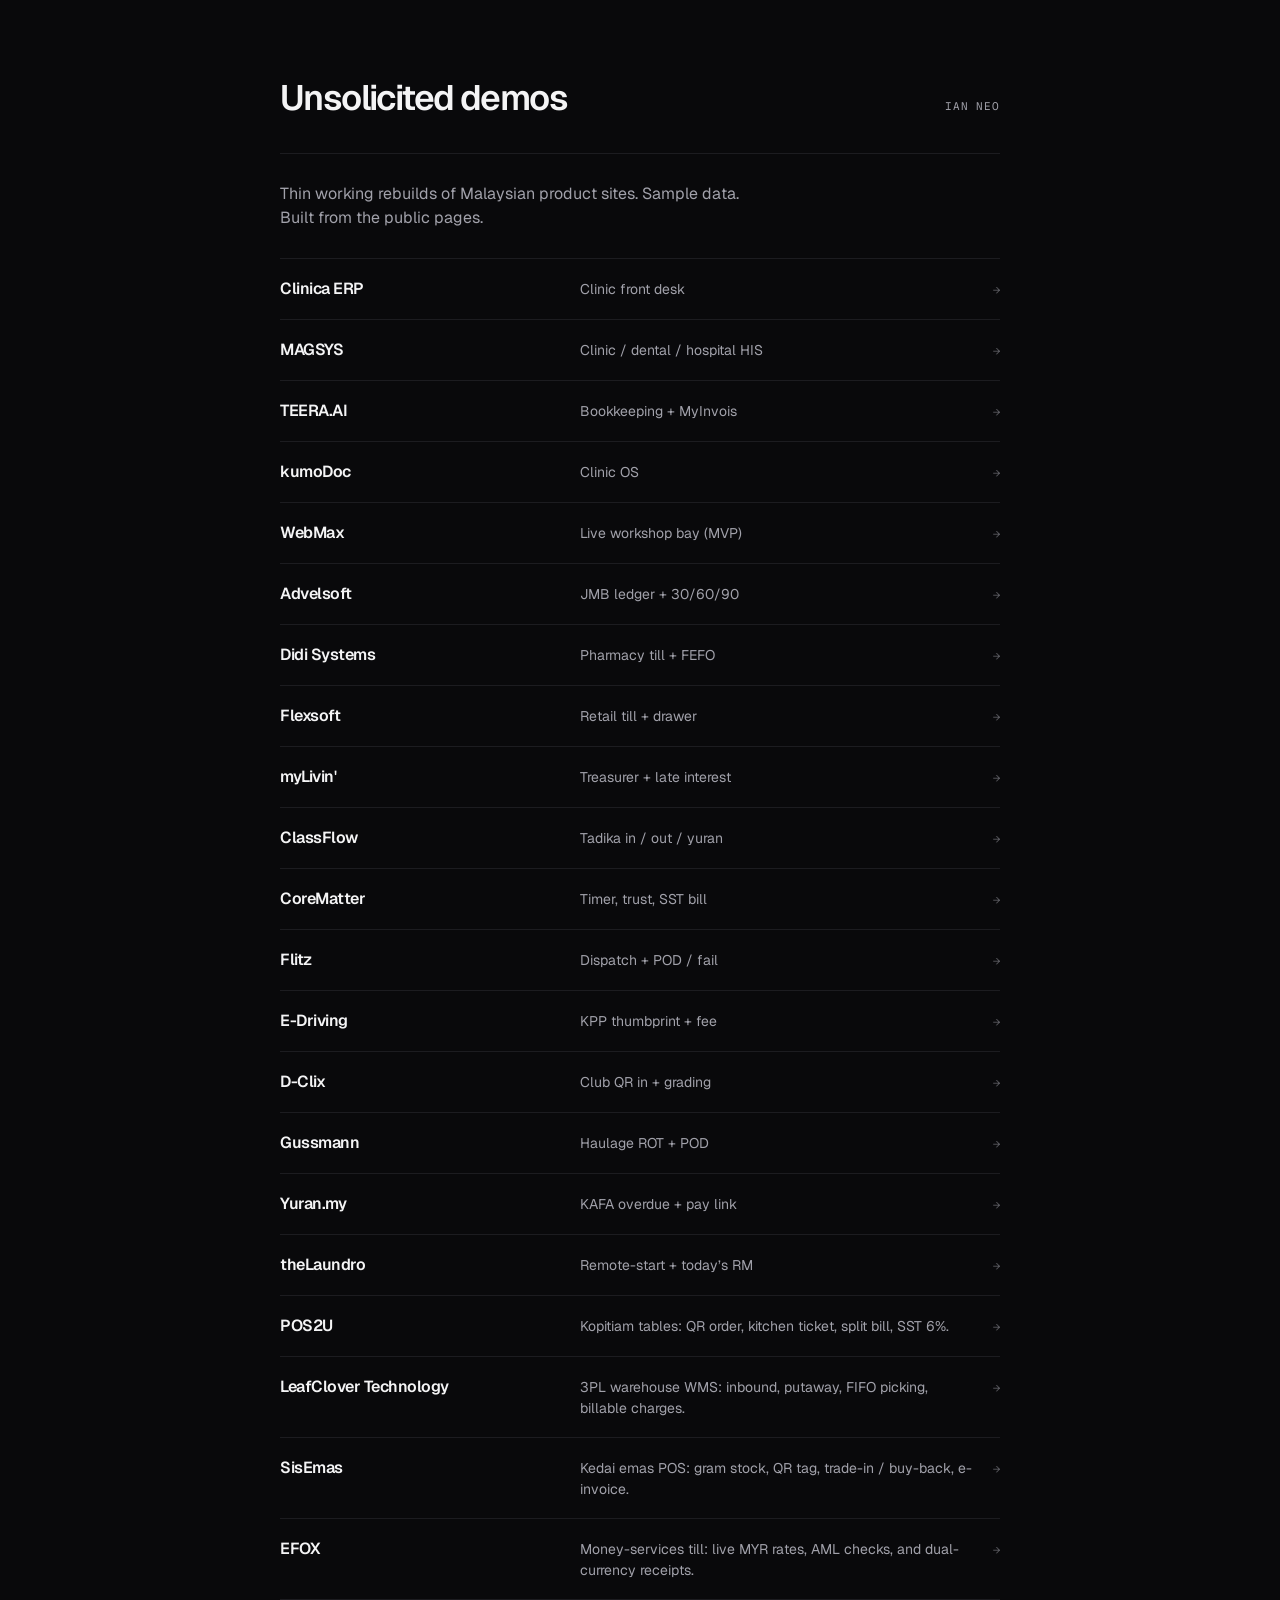
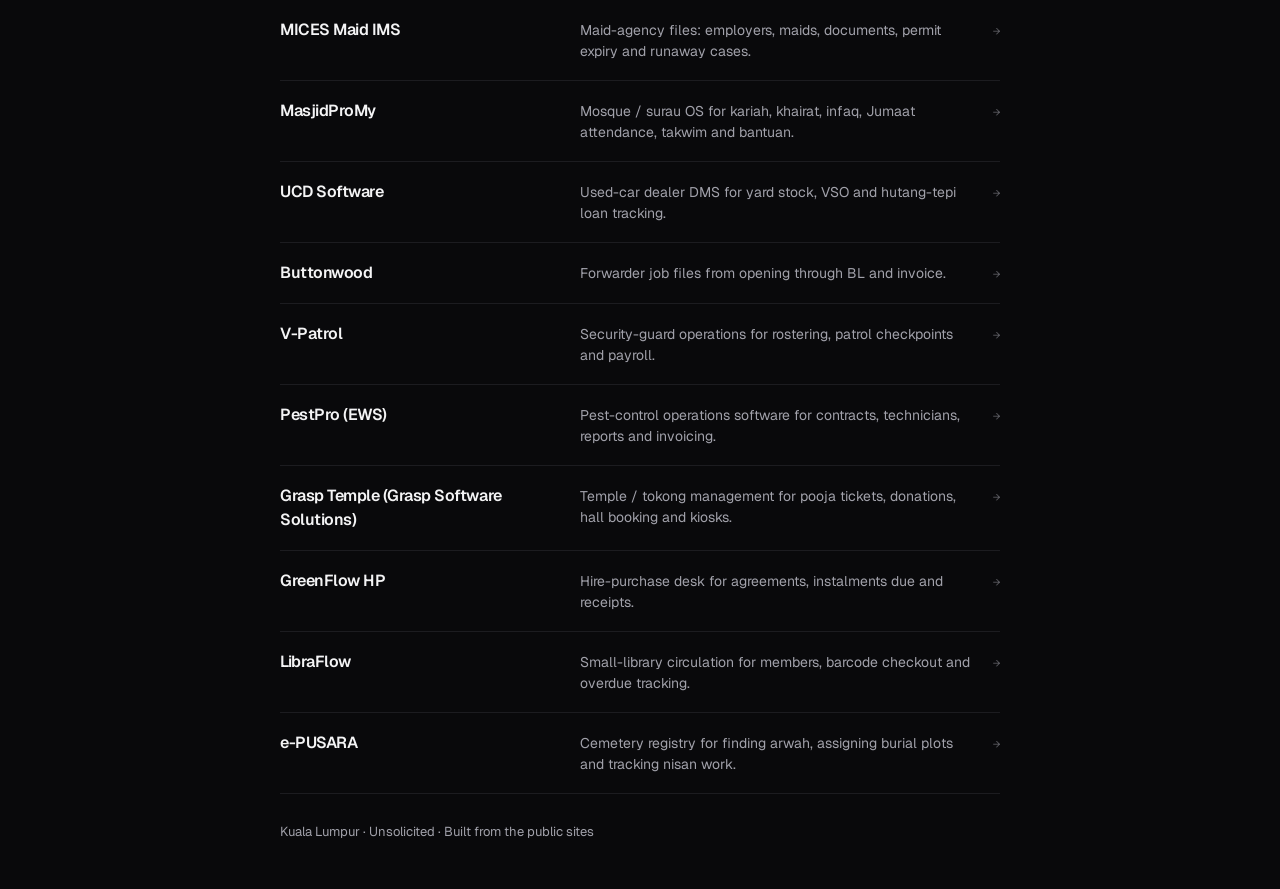
<file: index.html>
<!DOCTYPE html>
<html lang="en">
<head>
  <meta charset="utf-8">
  <meta name="viewport" content="width=device-width, initial-scale=1">
  <title>Unsolicited demos - Ian Neo</title>
  <link rel="preconnect" href="https://fonts.googleapis.com">
  <link rel="preconnect" href="https://fonts.gstatic.com" crossorigin>
  <link href="https://fonts.googleapis.com/css2?family=Geist+Mono:wght@400;500&family=Geist:wght@400;500;600;700&display=swap" rel="stylesheet">
  <style>
    :root {
      --bg: #09090b;
      --ink: #f4f4f5;
      --muted: #a1a1aa;
      --line: #1c1c20;
      --accent: #a1a1aa;
      --sans: "Geist", "Segoe UI", ui-sans-serif, system-ui, sans-serif;
      --mono: "Geist Mono", ui-monospace, "SF Mono", Menlo, monospace;
    }
    * { box-sizing: border-box; margin: 0; padding: 0; }
    body {
      font-family: var(--sans);
      background: var(--bg);
      color: var(--ink);
      font-size: 16px;
      line-height: 1.5;
      -webkit-font-smoothing: antialiased;
      min-height: 100vh;
    }
    .wrap { width: min(720px, calc(100% - 40px)); margin: 0 auto; }
    header {
      display: flex;
      justify-content: space-between;
      align-items: baseline;
      gap: 16px;
      padding: 72px 0 28px;
      border-bottom: 1px solid var(--line);
    }
    h1 {
      font-size: clamp(1.6rem, 4vw, 2.2rem);
      font-weight: 600;
      letter-spacing: -0.045em;
    }
    .who {
      font-family: var(--mono);
      font-size: 11px;
      letter-spacing: 0.08em;
      text-transform: uppercase;
      color: var(--muted);
    }
    .lede {
      padding: 28px 0 8px;
      color: var(--muted);
      max-width: 42ch;
    }
    ol { list-style: none; margin-top: 20px; }
    li { border-top: 1px solid var(--line); }
    li:last-child { border-bottom: 1px solid var(--line); }
    a.row {
      display: grid;
      grid-template-columns: minmax(120px, 1fr) minmax(140px, 1.4fr) auto;
      gap: 12px 20px;
      align-items: baseline;
      padding: 18px 0;
      text-decoration: none;
      color: inherit;
    }
    a.row:hover .name { color: #fff; }
    a.row:hover .go { opacity: 1; }
    .name {
      font-weight: 600;
      letter-spacing: -0.03em;
    }
    .desc { color: var(--muted); font-size: 14px; }
    .go {
      font-family: var(--mono);
      font-size: 12px;
      color: var(--muted);
      opacity: 0.5;
    }
    footer {
      padding: 28px 0 48px;
      font-size: 13px;
      color: var(--muted);
    }
    @media (max-width: 560px) {
      header { padding-top: 48px; }
      a.row { grid-template-columns: 1fr auto; }
      .desc { grid-column: 1; }
    }
  </style>
</head>
<body>
  <div class="wrap">
    <header>
      <h1>Unsolicited demos</h1>
      <p class="who">Ian Neo</p>
    </header>
    <p class="lede">Thin working rebuilds of Malaysian product sites. Sample data. Built from the public pages.</p>
    <ol>
      <li><a class="row" href="clinica/"><span class="name">Clinica ERP</span><span class="desc">Clinic front desk</span><span class="go">→</span></a></li>
      <li><a class="row" href="magsys/"><span class="name">MAGSYS</span><span class="desc">Clinic / dental / hospital HIS</span><span class="go">→</span></a></li>
      <li><a class="row" href="teera/"><span class="name">TEERA.AI</span><span class="desc">Bookkeeping + MyInvois</span><span class="go">→</span></a></li>
      <li><a class="row" href="kumodoc/"><span class="name">kumoDoc</span><span class="desc">Clinic OS</span><span class="go">→</span></a></li>
      <li><a class="row" href="webmax/"><span class="name">WebMax</span><span class="desc">Live workshop bay (MVP)</span><span class="go">→</span></a></li>
      <li><a class="row" href="advelsoft/"><span class="name">Advelsoft</span><span class="desc">JMB ledger + 30/60/90</span><span class="go">→</span></a></li>
      <li><a class="row" href="didi/"><span class="name">Didi Systems</span><span class="desc">Pharmacy till + FEFO</span><span class="go">→</span></a></li>
      <li><a class="row" href="flexsoft/"><span class="name">Flexsoft</span><span class="desc">Retail till + drawer</span><span class="go">→</span></a></li>
      <li><a class="row" href="mylivin/"><span class="name">myLivin'</span><span class="desc">Treasurer + late interest</span><span class="go">→</span></a></li>
      <li><a class="row" href="classflow/"><span class="name">ClassFlow</span><span class="desc">Tadika in / out / yuran</span><span class="go">→</span></a></li>
      <li><a class="row" href="corematter/"><span class="name">CoreMatter</span><span class="desc">Timer, trust, SST bill</span><span class="go">→</span></a></li>
      <li><a class="row" href="flitz/"><span class="name">Flitz</span><span class="desc">Dispatch + POD / fail</span><span class="go">→</span></a></li>
      <li><a class="row" href="edriving/"><span class="name">E-Driving</span><span class="desc">KPP thumbprint + fee</span><span class="go">→</span></a></li>
      <li><a class="row" href="dclix/"><span class="name">D-Clix</span><span class="desc">Club QR in + grading</span><span class="go">→</span></a></li>
      <li><a class="row" href="gussmann/"><span class="name">Gussmann</span><span class="desc">Haulage ROT + POD</span><span class="go">→</span></a></li>
      <li><a class="row" href="yuran/"><span class="name">Yuran.my</span><span class="desc">KAFA overdue + pay link</span><span class="go">→</span></a></li>
      <li><a class="row" href="thelaundro/"><span class="name">theLaundro</span><span class="desc">Remote-start + today’s RM</span><span class="go">→</span></a></li>
      <li><a class="row" href="pos2u/"><span class="name">POS2U</span><span class="desc">Kopitiam tables: QR order, kitchen ticket, split bill, SST 6%.</span><span class="go">→</span></a></li>
      <li><a class="row" href="leafclover/"><span class="name">LeafClover Technology</span><span class="desc">3PL warehouse WMS: inbound, putaway, FIFO picking, billable charges.</span><span class="go">→</span></a></li>
      <li><a class="row" href="sisemas/"><span class="name">SisEmas</span><span class="desc">Kedai emas POS: gram stock, QR tag, trade-in / buy-back, e-invoice.</span><span class="go">→</span></a></li>
      <li><a class="row" href="efox/"><span class="name">EFOX</span><span class="desc">Money-services till: live MYR rates, AML checks, and dual-currency receipts.</span><span class="go">→</span></a></li>
      <li><a class="row" href="maid/"><span class="name">MICES Maid IMS</span><span class="desc">Maid-agency files: employers, maids, documents, permit expiry and runaway cases.</span><span class="go">→</span></a></li>
      <li><a class="row" href="masjidpro/"><span class="name">MasjidProMy</span><span class="desc">Mosque / surau OS for kariah, khairat, infaq, Jumaat attendance, takwim and bantuan.</span><span class="go">→</span></a></li>
      <li><a class="row" href="ucd/"><span class="name">UCD Software</span><span class="desc">Used-car dealer DMS for yard stock, VSO and hutang-tepi loan tracking.</span><span class="go">→</span></a></li>
      <li><a class="row" href="buttonwood/"><span class="name">Buttonwood</span><span class="desc">Forwarder job files from opening through BL and invoice.</span><span class="go">→</span></a></li>
      <li><a class="row" href="vpatrol/"><span class="name">V-Patrol</span><span class="desc">Security-guard operations for rostering, patrol checkpoints and payroll.</span><span class="go">→</span></a></li>
      <li><a class="row" href="pestpro/"><span class="name">PestPro (EWS)</span><span class="desc">Pest-control operations software for contracts, technicians, reports and invoicing.</span><span class="go">→</span></a></li>
      <li><a class="row" href="grasp/"><span class="name">Grasp Temple (Grasp Software Solutions)</span><span class="desc">Temple / tokong management for pooja tickets, donations, hall booking and kiosks.</span><span class="go">→</span></a></li>
      <li><a class="row" href="greenflow/"><span class="name">GreenFlow HP</span><span class="desc">Hire-purchase desk for agreements, instalments due and receipts.</span><span class="go">→</span></a></li>
      <li><a class="row" href="libraflow/"><span class="name">LibraFlow</span><span class="desc">Small-library circulation for members, barcode checkout and overdue tracking.</span><span class="go">→</span></a></li>
      <li><a class="row" href="epusara/"><span class="name">e-PUSARA</span><span class="desc">Cemetery registry for finding arwah, assigning burial plots and tracking nisan work.</span><span class="go">→</span></a></li>
    </ol>
    <footer>Kuala Lumpur · Unsolicited · Built from the public sites</footer>
  </div>
</body>
</html>
</file>
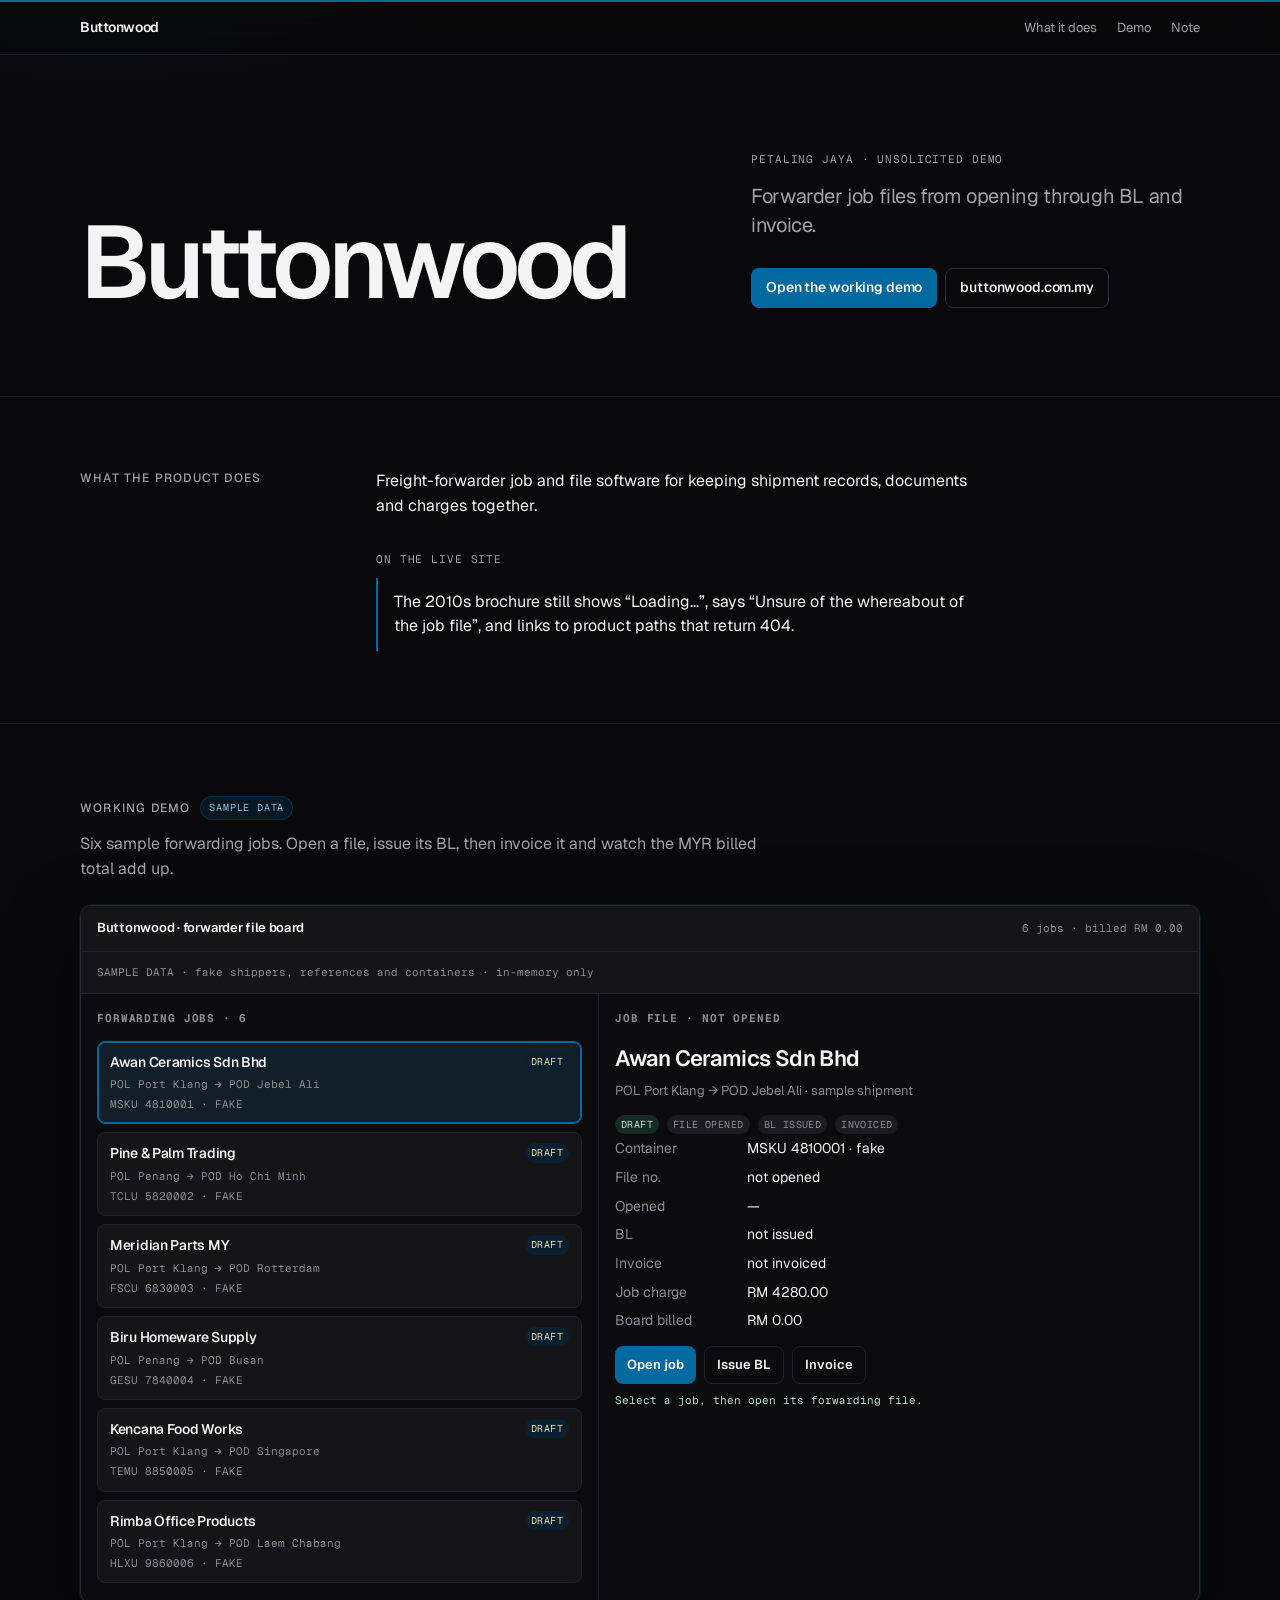
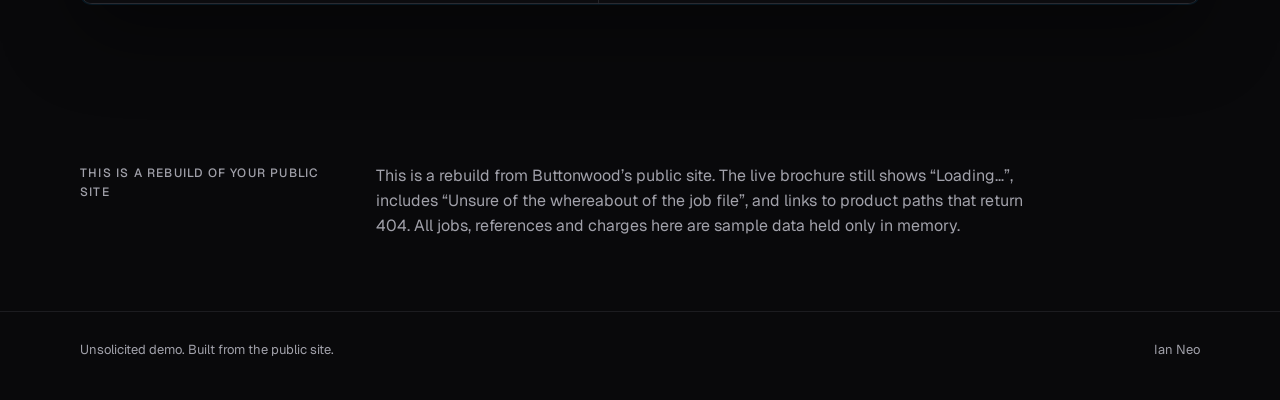
<file: buttonwood/index.html>
<!DOCTYPE html>
<html lang="en">
<head>
  <meta charset="utf-8">
  <meta name="viewport" content="width=device-width, initial-scale=1">
  <title>Unsolicited demo</title>
  <link rel="preconnect" href="https://fonts.googleapis.com">
  <link rel="preconnect" href="https://fonts.gstatic.com" crossorigin>
  <link href="https://fonts.googleapis.com/css2?family=Geist+Mono:wght@400;500&family=Geist:wght@400;500;600;700&display=swap" rel="stylesheet">
  <link rel="stylesheet" href="../shared/css/style.css">
</head>
<body>
  <div class="accent-bar" aria-hidden="true"></div>
  <header class="top">
    <div class="wrap top-inner">
      <a class="mark" href="#top" id="brand">Demo</a>
      <nav>
        <a href="#what">What it does</a>
        <a href="#demo">Demo</a>
        <a href="#note">Note</a>
      </nav>
    </div>
  </header>

  <main>
    <section class="hero" id="top">
      <div class="wrap hero-grid">
        <h1 id="name"></h1>
        <div class="hero-side">
          <p class="eyebrow" id="eyebrow"></p>
          <p class="lede" id="oneliner"></p>
          <div class="hero-actions">
            <a class="btn primary" href="#demo">Open the working demo</a>
            <a class="btn ghost" id="original" target="_blank" rel="noopener noreferrer">Public site</a>
          </div>
        </div>
      </div>
    </section>

    <section class="what" id="what">
      <div class="wrap split">
        <h2>What the product does</h2>
        <div class="what-body">
          <p id="sells"></p>
          <p class="problem-label">On the live site</p>
          <p class="problem" id="problem"></p>
        </div>
      </div>
    </section>

    <section class="demo-sec" id="demo">
      <div class="wrap">
        <div class="demo-head">
          <h2>Working demo</h2>
          <span class="badge">Sample data</span>
        </div>
        <p class="demo-lead" id="demoLead"></p>
        <div class="demo-frame">
          <div class="shell" id="demo-root"></div>
        </div>
      </div>
    </section>

    <section class="note" id="note">
      <div class="wrap split">
        <h2>This is a rebuild of your public site</h2>
        <p id="noteBody"></p>
      </div>
    </section>
  </main>

  <footer>
    <div class="wrap foot">
      <p>Unsolicited demo. Built from the public site.</p>
      <p>Ian Neo</p>
    </div>
  </footer>

  <noscript>
    <p class="wrap">This page needs JavaScript for the demo. Open it in a browser with JS on.</p>
  </noscript>

  <script src="js/config.js"></script>
  <script src="../shared/js/desk.js"></script>
  <script src="js/demo.js"></script>
  <script src="../shared/js/app.js"></script>
</body>
</html>
</file>
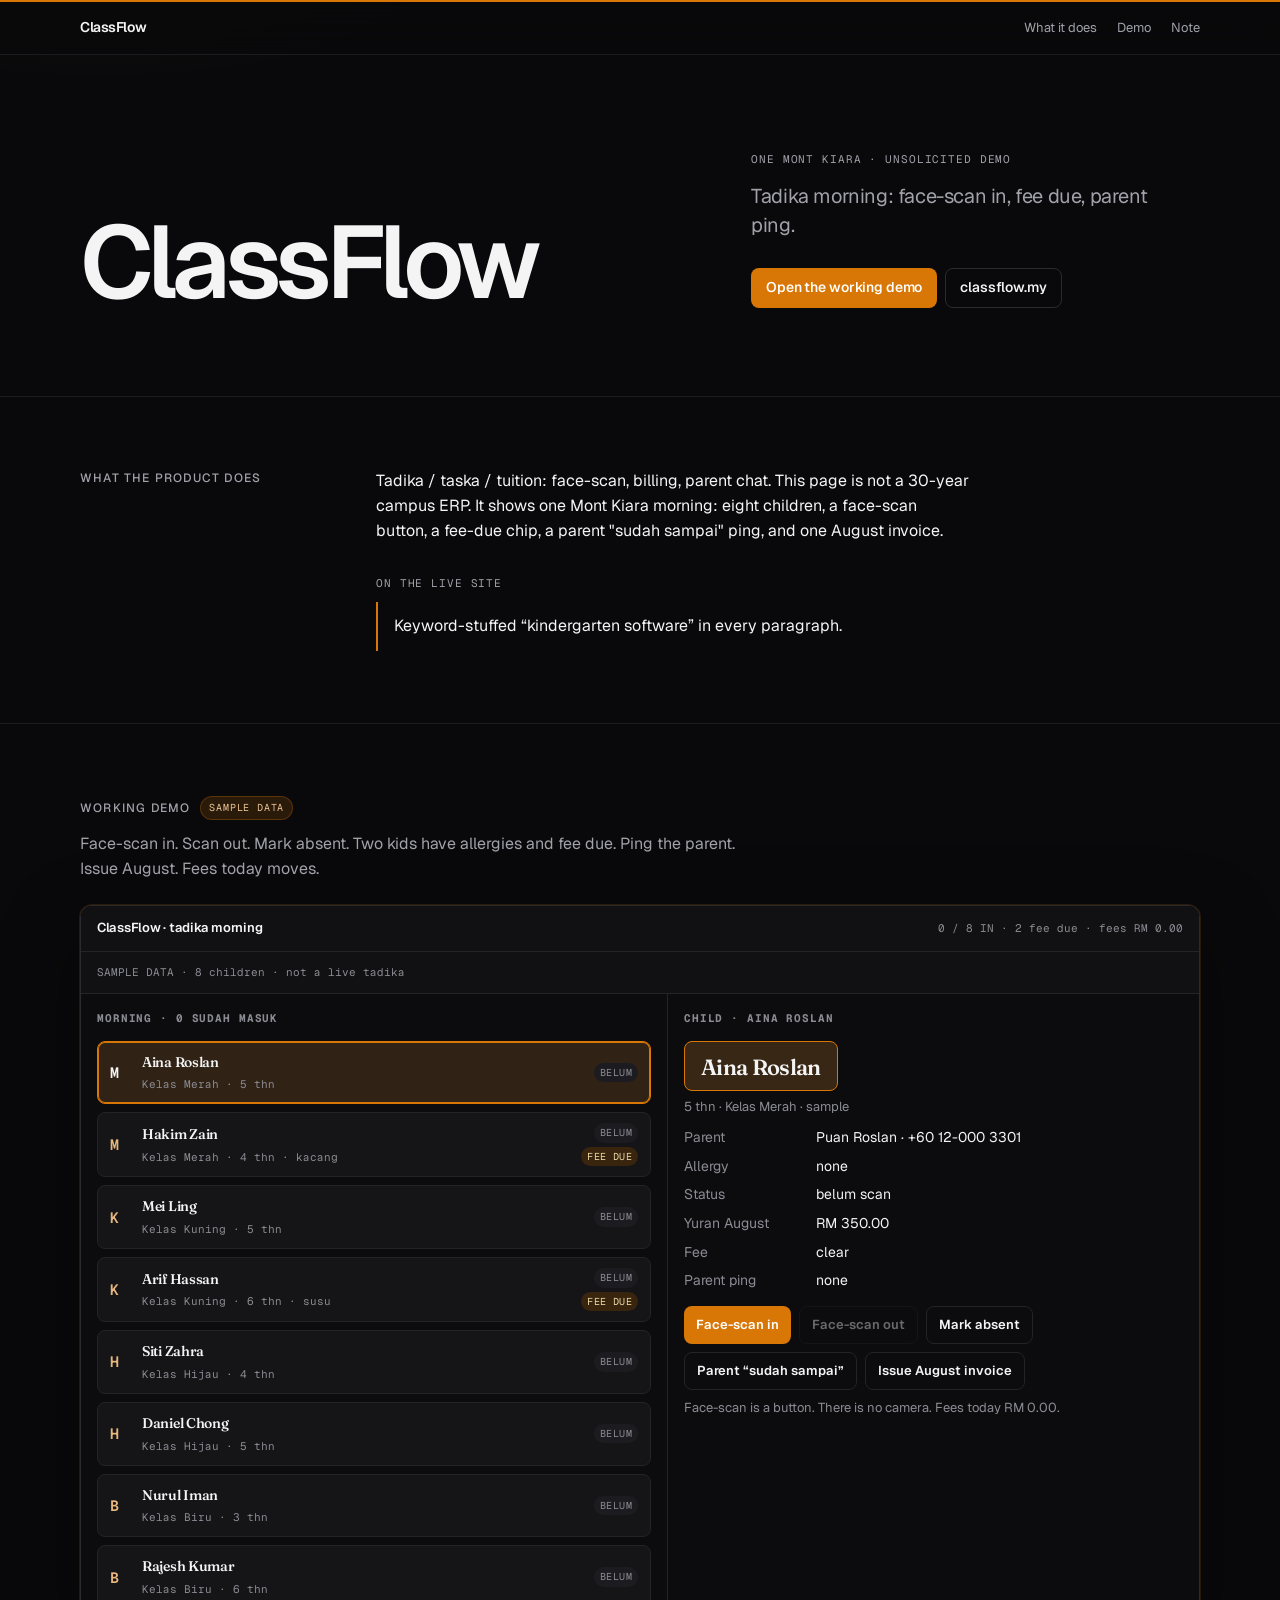
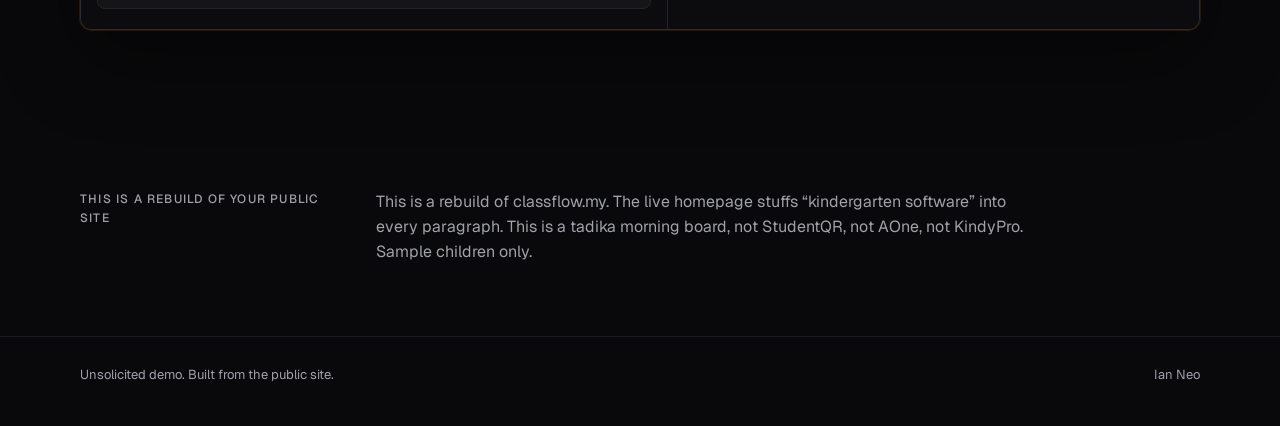
<file: classflow/index.html>
<!DOCTYPE html>
<html lang="en">
<head>
  <meta charset="utf-8">
  <meta name="viewport" content="width=device-width, initial-scale=1">
  <title>Unsolicited demo</title>
  <link rel="preconnect" href="https://fonts.googleapis.com">
  <link rel="preconnect" href="https://fonts.gstatic.com" crossorigin>
  <link href="https://fonts.googleapis.com/css2?family=Geist+Mono:wght@400;500&family=Geist:wght@400;500;600;700&display=swap" rel="stylesheet">
  <link rel="stylesheet" href="../shared/css/style.css">
</head>
<body>
  <div class="accent-bar" aria-hidden="true"></div>
  <header class="top">
    <div class="wrap top-inner">
      <a class="mark" href="#top" id="brand">Demo</a>
      <nav>
        <a href="#what">What it does</a>
        <a href="#demo">Demo</a>
        <a href="#note">Note</a>
      </nav>
    </div>
  </header>

  <main>
    <section class="hero" id="top">
      <div class="wrap hero-grid">
        <h1 id="name"></h1>
        <div class="hero-side">
          <p class="eyebrow" id="eyebrow"></p>
          <p class="lede" id="oneliner"></p>
          <div class="hero-actions">
            <a class="btn primary" href="#demo">Open the working demo</a>
            <a class="btn ghost" id="original" target="_blank" rel="noopener noreferrer">Public site</a>
          </div>
        </div>
      </div>
    </section>

    <section class="what" id="what">
      <div class="wrap split">
        <h2>What the product does</h2>
        <div class="what-body">
          <p id="sells"></p>
          <p class="problem-label">On the live site</p>
          <p class="problem" id="problem"></p>
        </div>
      </div>
    </section>

    <section class="demo-sec" id="demo">
      <div class="wrap">
        <div class="demo-head">
          <h2>Working demo</h2>
          <span class="badge">Sample data</span>
        </div>
        <p class="demo-lead" id="demoLead"></p>
        <div class="demo-frame">
          <div class="shell" id="demo-root"></div>
        </div>
      </div>
    </section>

    <section class="note" id="note">
      <div class="wrap split">
        <h2>This is a rebuild of your public site</h2>
        <p id="noteBody"></p>
      </div>
    </section>
  </main>

  <footer>
    <div class="wrap foot">
      <p>Unsolicited demo. Built from the public site.</p>
      <p>Ian Neo</p>
    </div>
  </footer>

  <noscript>
    <p class="wrap">This page needs JavaScript for the demo. Open it in a browser with JS on.</p>
  </noscript>

  <script src="js/config.js"></script>
  <script src="js/demo.js"></script>
  <script src="../shared/js/app.js"></script>
</body>
</html>
</file>
<file: shared/css/style.css>
:root {
  --bg: #09090b;
  --ink: #f4f4f5;
  --muted: #a1a1aa;
  --line: #1c1c20;
  --line-strong: #2a2a30;
  --card: #111114;
  --accent: #2f6f6a;
  --accent-ink: #fff;
  --shell: #0c0c0f;
  --shell-ink: #f4f4f5;
  --shell-muted: #8b8b93;
  --shell-line: #232328;
  --shell-lift: #151518;
  --danger: #e06b56;
  --ok: #3d9a74;
  --sans: "Geist", "Segoe UI", ui-sans-serif, system-ui, sans-serif;
  --mono: "Geist Mono", "IBM Plex Mono", ui-monospace, "SF Mono", Menlo, monospace;
  --r: 8px;
  --r-lg: 12px;
}

* { box-sizing: border-box; margin: 0; padding: 0; }

html { scroll-behavior: smooth; }

body {
  font-family: var(--sans);
  background:
    radial-gradient(920px 520px at 8% -12%, color-mix(in srgb, var(--accent) 18%, transparent), transparent 62%),
    var(--bg);
  color: var(--ink);
  font-size: 16px;
  line-height: 1.55;
  -webkit-font-smoothing: antialiased;
  font-feature-settings: "ss01" on, "cv11" on;
}

::selection {
  background: color-mix(in srgb, var(--accent) 42%, #000);
  color: var(--ink);
}

a { color: inherit; }

.accent-bar {
  height: 2px;
  background: var(--accent);
}

.wrap {
  width: min(1120px, calc(100% - 48px));
  margin: 0 auto;
}

.top {
  position: sticky;
  top: 0;
  z-index: 10;
  background: color-mix(in srgb, var(--bg) 72%, transparent);
  backdrop-filter: blur(16px) saturate(1.2);
  border-bottom: 1px solid var(--line);
}

.top-inner {
  display: flex;
  align-items: center;
  justify-content: space-between;
  min-height: 52px;
  gap: 16px;
}

.mark {
  font-weight: 600;
  font-size: 14px;
  letter-spacing: -0.03em;
  text-decoration: none;
}

nav { display: flex; gap: 20px; }

nav a {
  font-size: 13px;
  color: var(--muted);
  text-decoration: none;
}

nav a:hover { color: var(--ink); }

.hero {
  padding: 96px 0 88px;
  border-bottom: 1px solid var(--line);
}

.hero-grid {
  display: grid;
  grid-template-columns: minmax(0, 1.15fr) minmax(240px, 0.85fr);
  gap: 48px 64px;
  align-items: end;
}

.hero h1 {
  font-size: clamp(3.2rem, 9vw, 6.4rem);
  font-weight: 600;
  letter-spacing: -0.055em;
  line-height: 0.9;
}

.eyebrow {
  font-family: var(--mono);
  font-size: 11px;
  letter-spacing: 0.08em;
  text-transform: uppercase;
  color: var(--muted);
  margin-bottom: 14px;
}

.lede {
  font-size: clamp(1.05rem, 2vw, 1.25rem);
  max-width: 34ch;
  color: var(--muted);
  letter-spacing: -0.02em;
  line-height: 1.45;
}

.hero-actions {
  display: flex;
  flex-wrap: wrap;
  gap: 8px;
  margin-top: 28px;
}

.btn {
  display: inline-flex;
  align-items: center;
  justify-content: center;
  min-height: 40px;
  padding: 0 14px;
  border-radius: var(--r);
  font: inherit;
  font-size: 14px;
  font-weight: 550;
  letter-spacing: -0.01em;
  text-decoration: none;
  border: 1px solid transparent;
  cursor: pointer;
}

.btn.primary {
  background: var(--accent);
  color: var(--accent-ink);
}

.btn.ghost {
  background: transparent;
  border-color: var(--line-strong);
  color: var(--ink);
}

.btn:hover { filter: brightness(1.08); }
.btn.ghost:hover { border-color: color-mix(in srgb, var(--ink) 28%, var(--line-strong)); }

.what,
.note {
  padding: 72px 0;
  border-bottom: 1px solid var(--line);
}

.split {
  display: grid;
  grid-template-columns: minmax(160px, 240px) 1fr;
  gap: 32px 56px;
}

.what h2,
.demo-head h2,
.note h2 {
  font-size: 12px;
  font-weight: 500;
  letter-spacing: 0.1em;
  text-transform: uppercase;
  color: var(--muted);
}

.what-body p { max-width: 54ch; }

.problem-label {
  margin-top: 32px;
  font-family: var(--mono);
  font-size: 11px;
  letter-spacing: 0.08em;
  text-transform: uppercase;
  color: var(--muted);
}

.problem {
  margin-top: 10px;
  padding: 12px 0 12px 16px;
  border-left: 2px solid var(--accent);
  max-width: 54ch;
  color: var(--ink);
}

.demo-sec { padding: 72px 0 88px; }

.demo-head {
  display: flex;
  align-items: center;
  gap: 10px;
  margin-bottom: 12px;
}

.badge {
  font-family: var(--mono);
  font-size: 10px;
  letter-spacing: 0.08em;
  text-transform: uppercase;
  padding: 3px 8px;
  border-radius: 999px;
  background: color-mix(in srgb, var(--accent) 16%, transparent);
  color: color-mix(in srgb, var(--accent) 40%, var(--ink));
  border: 1px solid color-mix(in srgb, var(--accent) 28%, transparent);
}

.demo-lead {
  color: var(--muted);
  max-width: 62ch;
  margin-bottom: 24px;
}

.demo-frame {
  border: 1px solid var(--line-strong);
  border-radius: var(--r-lg);
  background: var(--shell);
  overflow: hidden;
  box-shadow:
    0 0 0 1px color-mix(in srgb, var(--accent) 16%, transparent),
    0 28px 80px rgba(0, 0, 0, 0.42);
}

/* product shell */
.shell {
  background: var(--shell);
  color: var(--shell-ink);
}

.shell-bar {
  display: flex;
  align-items: center;
  justify-content: space-between;
  gap: 12px;
  flex-wrap: wrap;
  padding: 12px 16px;
  border-bottom: 1px solid var(--shell-line);
  background: var(--shell-lift);
}

.shell-title {
  font-size: 13px;
  font-weight: 600;
  letter-spacing: -0.02em;
}

.shell-hint {
  font-family: var(--mono);
  font-size: 11px;
  color: var(--shell-muted);
}

.shell-grid { display: grid; }
.shell-grid.cols-3 { grid-template-columns: 1fr 1fr 1fr; }
.shell-grid.cols-2 { grid-template-columns: 1.15fr 0.85fr; }
.shell-grid.desk-2 { grid-template-columns: minmax(240px, 0.95fr) minmax(260px, 1.1fr); }
.shell-grid.desk-3 { grid-template-columns: minmax(230px, 1.05fr) minmax(220px, 0.95fr) minmax(180px, 0.8fr); }

.desk-grow { flex: 1; min-width: 0; }
.desk-chips { display: flex; flex-direction: column; align-items: flex-end; gap: 4px; }
.desk-sub { font-size: 13px; color: var(--shell-muted); margin-bottom: 10px; }
.desk-kv {
  display: grid;
  grid-template-columns: 7.5rem 1fr;
  gap: 7px 12px;
  font-size: 14px;
  margin: 4px 0 12px;
}
.desk-kv .k { color: var(--shell-muted); }
.desk-flash {
  margin-top: 8px;
  font-family: var(--mono);
  font-size: 11px;
  color: #b7e0cc;
}
.desk-map {
  display: grid;
  grid-template-columns: repeat(4, 1fr);
  gap: 6px;
  margin-top: 8px;
}
.desk-cell {
  min-height: 40px;
  border: 1px solid var(--shell-line);
  border-radius: var(--r);
  background: var(--shell-lift);
  color: var(--shell-muted);
  font: inherit;
  font-family: var(--mono);
  font-size: 11px;
  cursor: pointer;
}
.desk-cell.has { color: var(--shell-ink); }
.desk-cell.on { border-color: var(--accent); }
.desk-cell.pod { color: #b7e0cc; }
.desk-cell:disabled { cursor: default; opacity: 0.5; }

.panel {
  padding: 16px 16px 20px;
  border-right: 1px solid var(--shell-line);
  min-height: 320px;
  min-width: 0;
}

.panel:last-child { border-right: none; }

.panel h3 {
  font-family: var(--mono);
  font-size: 11px;
  letter-spacing: 0.08em;
  text-transform: uppercase;
  color: var(--shell-muted);
  margin-bottom: 14px;
}

.list { display: flex; flex-direction: column; gap: 8px; }

.ticket {
  display: flex;
  align-items: flex-start;
  justify-content: space-between;
  gap: 10px;
  width: 100%;
  text-align: left;
  background: var(--shell-lift);
  border: 1px solid var(--shell-line);
  color: var(--shell-ink);
  border-radius: var(--r);
  padding: 10px 12px;
  font: inherit;
  font-size: 14px;
  cursor: pointer;
}

.ticket:hover {
  border-color: color-mix(in srgb, var(--accent) 45%, var(--shell-line));
  background: color-mix(in srgb, var(--accent) 6%, var(--shell-lift));
}

.ticket.on {
  border-color: var(--accent);
  background: color-mix(in srgb, var(--accent) 12%, var(--shell-lift));
  box-shadow: inset 0 0 0 1px var(--accent);
}

.ticket .who { font-weight: 550; letter-spacing: -0.02em; }
.ticket .meta {
  font-family: var(--mono);
  font-size: 11px;
  color: var(--shell-muted);
  margin-top: 3px;
}

.tag {
  font-family: var(--mono);
  font-size: 10px;
  letter-spacing: 0.04em;
  text-transform: uppercase;
  padding: 2px 6px;
  border-radius: 999px;
  background: #1c1c20;
  color: var(--shell-muted);
  white-space: nowrap;
}

.tag.ok { background: color-mix(in srgb, var(--ok) 22%, #0c0c0f); color: #b7e0cc; }
.tag.warn { background: color-mix(in srgb, var(--accent) 22%, #0c0c0f); color: #e8d9a8; }
.tag.gone { opacity: 0.55; }

.row {
  display: flex;
  gap: 8px;
  align-items: center;
  margin-top: 12px;
}

.field {
  flex: 1;
  min-width: 0;
  background: #08080a;
  border: 1px solid var(--shell-line);
  color: var(--shell-ink);
  border-radius: var(--r);
  padding: 8px 10px;
  font: inherit;
  font-size: 14px;
}

.field:focus {
  outline: none;
  border-color: var(--accent);
  box-shadow: 0 0 0 3px color-mix(in srgb, var(--accent) 22%, transparent);
}

textarea.field {
  width: 100%;
  min-height: 72px;
  resize: vertical;
  margin-bottom: 8px;
}

label.lbl {
  display: block;
  font-family: var(--mono);
  font-size: 11px;
  color: var(--shell-muted);
  margin: 10px 0 6px;
}

.btn-sm {
  background: var(--accent);
  color: var(--accent-ink);
  border: none;
  border-radius: var(--r);
  padding: 8px 12px;
  font: inherit;
  font-size: 13px;
  font-weight: 600;
  cursor: pointer;
  white-space: nowrap;
}

.btn-sm.ghost {
  background: transparent;
  color: var(--shell-ink);
  border: 1px solid var(--shell-line);
}

.btn-sm:hover { filter: brightness(1.08); }
.btn-sm:disabled {
  opacity: 0.4;
  cursor: not-allowed;
  filter: none;
}

.actions { display: flex; flex-wrap: wrap; gap: 8px; margin-top: 14px; }

.empty {
  color: var(--shell-muted);
  font-size: 13px;
  padding: 8px 0;
}

.kv {
  display: grid;
  grid-template-columns: 1fr auto;
  gap: 8px 16px;
  font-size: 14px;
}

.kv .k { color: var(--shell-muted); }
.money { font-family: var(--mono); font-variant-numeric: tabular-nums; }

.serving-name {
  font-size: 22px;
  font-weight: 600;
  letter-spacing: -0.03em;
  margin-bottom: 6px;
}

.toggle {
  display: flex;
  align-items: center;
  gap: 8px;
  margin-top: 14px;
  font-size: 14px;
  cursor: pointer;
}

.toggle input { accent-color: var(--accent); }

.stamp {
  margin-top: 12px;
  padding: 10px 12px;
  border-radius: var(--r);
  border: 1px dashed var(--shell-line);
  font-family: var(--mono);
  font-size: 12px;
  color: var(--shell-muted);
}

.stamp.on {
  border-style: solid;
  border-color: var(--ok);
  color: #b7e0cc;
  background: color-mix(in srgb, var(--ok) 10%, transparent);
}

.tabs { display: flex; flex-wrap: wrap; gap: 6px; }

.tab {
  background: transparent;
  color: var(--shell-ink);
  border: 1px solid var(--shell-line);
  border-radius: 999px;
  padding: 5px 11px;
  font: inherit;
  font-size: 12px;
  cursor: pointer;
}

.tab:hover { border-color: color-mix(in srgb, var(--accent) 40%, var(--shell-line)); }

.tab.on {
  background: var(--accent);
  border-color: var(--accent);
  color: var(--accent-ink);
}

.select {
  background: #08080a;
  border: 1px solid var(--shell-line);
  color: var(--shell-ink);
  border-radius: 6px;
  padding: 5px 8px;
  font: inherit;
  font-size: 12px;
}

.tx {
  display: grid;
  grid-template-columns: 1fr auto;
  gap: 6px 12px;
  padding: 10px 0;
  border-bottom: 1px solid var(--shell-line);
  font-size: 14px;
}

.tx:last-child { border-bottom: none; }
.tx .amt { font-family: var(--mono); font-variant-numeric: tabular-nums; }
.tx .sub { font-size: 12px; color: var(--shell-muted); }
.tx-actions { display: flex; gap: 6px; align-items: center; flex-wrap: wrap; grid-column: 1 / -1; }

.pl { margin-top: 8px; }
.pl-row {
  display: flex;
  justify-content: space-between;
  padding: 6px 0;
  font-size: 14px;
}
.pl-row.total {
  border-top: 1px solid var(--shell-line);
  margin-top: 6px;
  padding-top: 10px;
  font-weight: 600;
}

.note p { max-width: 60ch; color: var(--muted); }

.foot {
  display: flex;
  justify-content: space-between;
  gap: 16px;
  flex-wrap: wrap;
  padding: 28px 0 40px;
}

footer p {
  font-size: 13px;
  color: var(--muted);
}

:focus-visible {
  outline: 2px solid var(--accent);
  outline-offset: 2px;
}

@media (max-width: 860px) {
  .hero { padding: 64px 0 56px; }
  .hero-grid,
  .split { grid-template-columns: 1fr; gap: 20px; }
  .shell-grid.cols-3,
  .shell-grid.cols-2,
  .shell-grid.desk-2,
  .shell-grid.desk-3 { grid-template-columns: 1fr; }
  .panel {
    border-right: none;
    border-bottom: 1px solid var(--shell-line);
    min-height: 0;
  }
  .panel:last-child { border-bottom: none; }
  .what, .note { padding: 48px 0; }
  .demo-sec { padding: 48px 0 64px; }
}

@media (max-width: 560px) {
  .wrap { width: calc(100% - 28px); }
  nav { display: none; }
  .hero h1 { max-width: none; }
}

@media (prefers-reduced-motion: reduce) {
  html { scroll-behavior: auto; }
}
</file>
